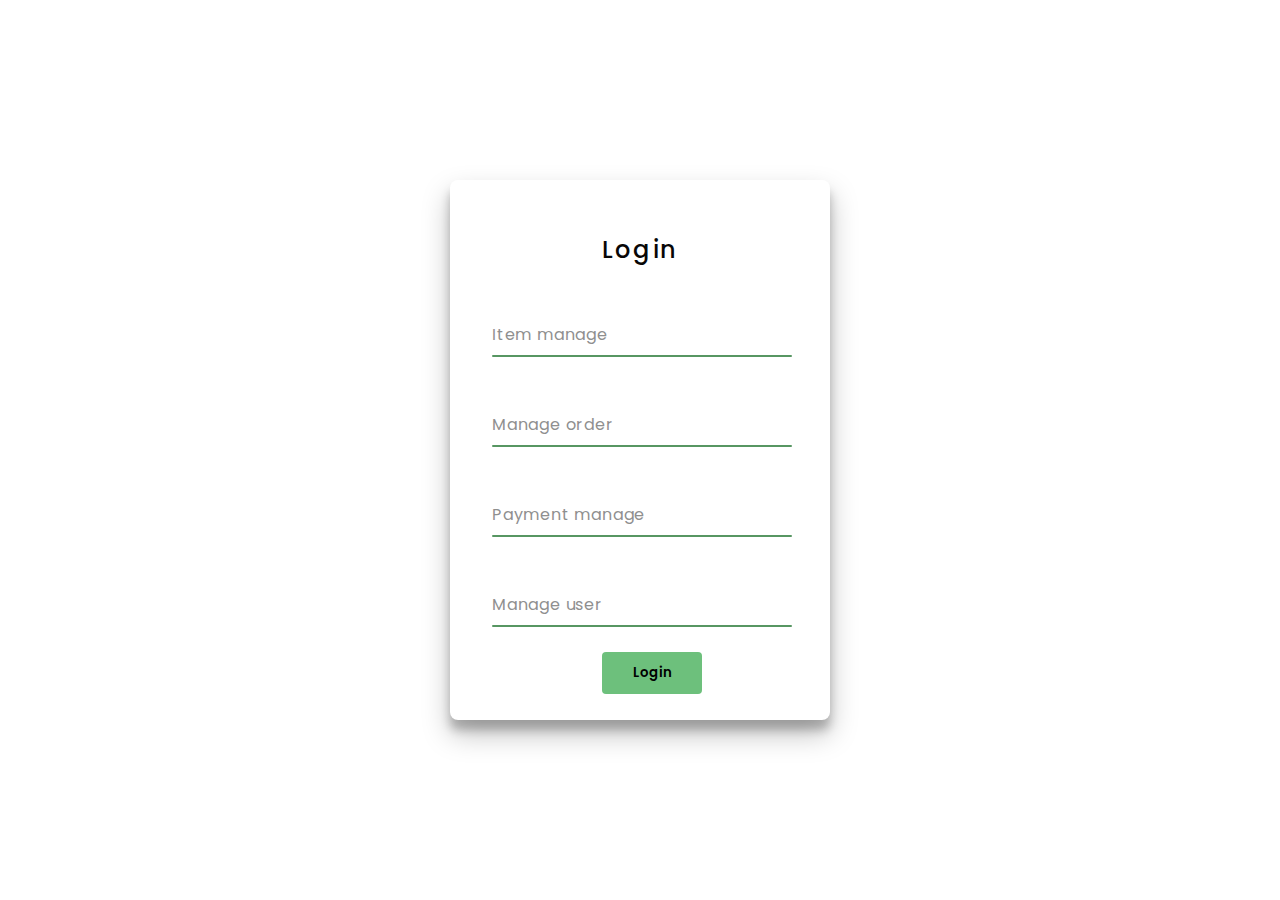
<file: Admin/index.html>
<!DOCTYPE html>
<!-- CodingMaker-->
<html lang="en">
  <head>
    <meta charset="UTF-8" />
    <meta http-equiv="X-UA-Compatible" content="IE=edge" />
    <meta name="viewport" content="width=device-width, initial-scale=1.0" />
    <title>Admin</title>
    <link rel="stylesheet" href="style.css" />
    <link href="https://fonts.googleapis.com/css?family=Montserrat:400,700" rel="stylesheet">
 </head>
  <body> 
    
    <div class="box"> 
        <div class="form">

        <h2>Login </h2>
        <div class="inputbox">
          <input type="text" required="required" >
          <span>Item manage </span>
          <i></i>
        </div>

        <div class="inputbox">
            <input type="text" required="required" >
            <span>Manage order </span>
            <i></i>
          </div>

        <div class="inputbox">
            <input type="text" required="required" >
            <span>Payment manage </span>
            <i></i>
          </div>

        <div class="inputbox">
            <input type="text" required="required" >
            <span>Manage user</span>
            <i></i>
          </div>

         
          <input type="submit" value="Login">
    </div>
  </div>
  </body>
</html>
</file>
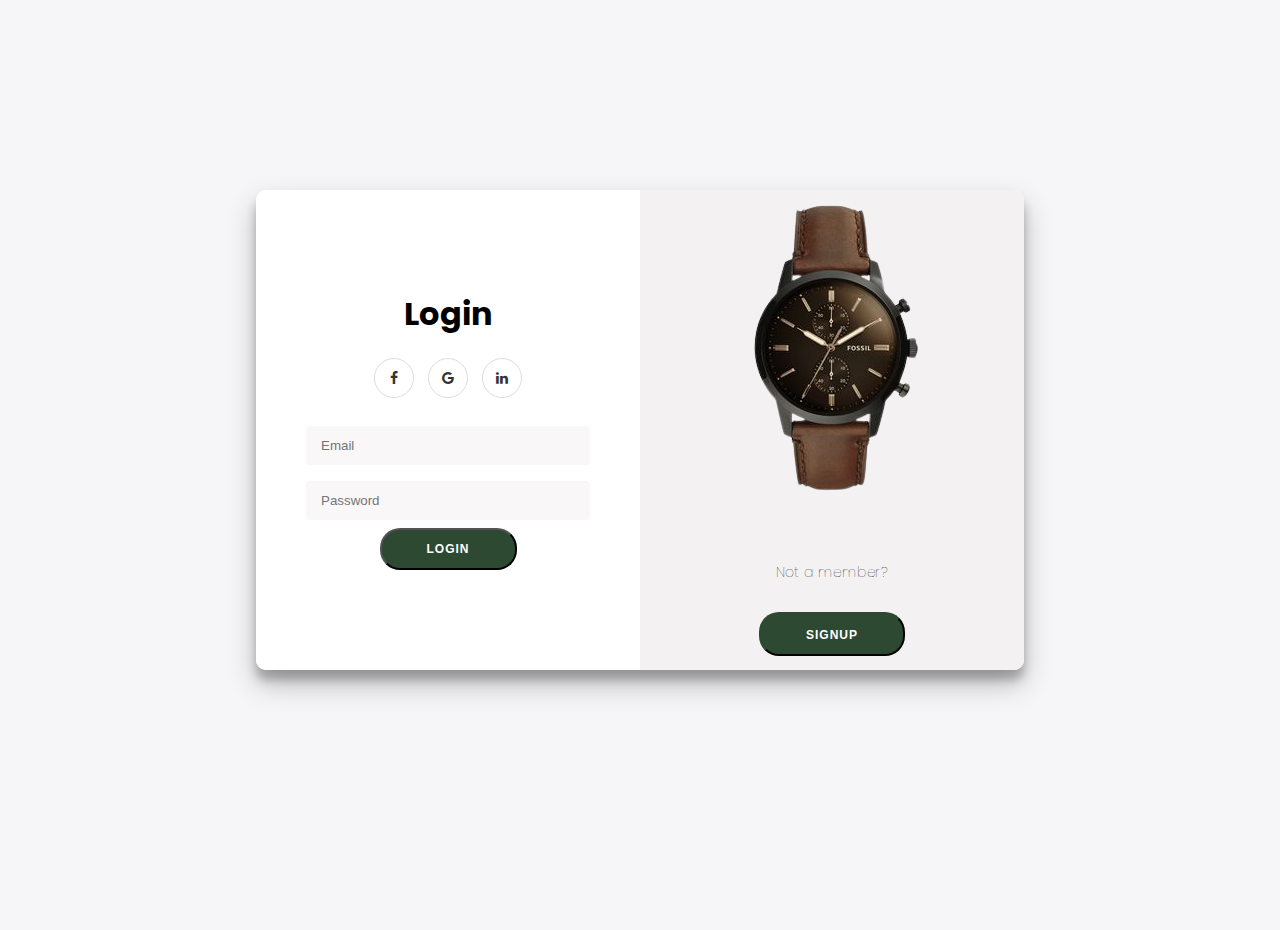
<file: User/index.html>
<!DOCTYPE html>
<html>
<head>
	<title>User</title>
	<link rel="stylesheet" type="text/css" href="style.css">
	<link rel="stylesheet" href="https://cdnjs.cloudflare.com/ajax/libs/font-awesome/4.7.0/css/font-awesome.min.css">
</head>
<body>

<div class="container" id="container">
<div class="form-container sign-up-container">

<form action="">
	<h1>Create Account</h1>
	<div class="social-container">
		<a href="#" class="social"><i class="fa fa-facebook"></i></a>
		<a href="#" class="social"><i class="fa fa-google"></i></a>
		<a href="#" class="social"><i class="fa fa-linkedin"></i></a>
	</div>
	<input type="text" name="First name" placeholder="First name">
	<input type="email" name="Last name" placeholder="Last name">
    <input type="email" name="Email address" placeholder="Email address">
	<input type="password" name="Password" placeholder="Password">
    <input type="password" name="Confirm password" placeholder="Confirm password">
	<button>SignUp</button>
</form>
</div>
<div class="form-container sign-in-container">
	<form action="#">
		<h1>Login</h1>
		<div class="social-container">
		<a href="#" class="social"><i class="fa fa-facebook"></i></a>
		<a href="#" class="social"><i class="fa fa-google"></i></a>
		<a href="#" class="social"><i class="fa fa-linkedin"></i></a>
	</div>
	<input type="email" name="email" placeholder="Email">
	<input type="password" name="password" placeholder="Password">
    

	<button>Login</button>
	</form>
</div>
<div class="overlay-container">
	<div class="overlay">
		<div class="overlay-panel overlay-left">
            <img src="/images/bag.png" alt="">
            <p>Already a member?</p>
			<button class="ghost" id="signIn"><a href="/Home/"></a>Login</button>
		</div>
		<div class="overlay-panel overlay-right">
            <img src="/images/ww.png" alt="">
			<p>Not a member?</p>
			<button class="ghost" id="signUp"><a href="/Home/"></a>SignUp</button>
		</div>
	</div>
</div>
</div>

<script type="text/javascript">
	const signUpButton = document.getElementById('signUp');
	const signInButton = document.getElementById('signIn');
	const container = document.getElementById('container');

	signUpButton.addEventListener('click', () => {
		container.classList.add("right-panel-active");
	});
	signInButton.addEventListener('click', () => {
		container.classList.remove("right-panel-active");
	});
</script>


</body>
</html>
</file>
<file: Admin/style.css>
/* Google Fonts - Poppins */
@import url("https://fonts.googleapis.com/css2?family=Poppins:wght@300;400;500;600&display=swap");
*{
    margin: 0;
    padding: 0;
    box-sizing: border-box;
    font-family: 'poppins',sans-serif;
}
body{
    display: flex;
    justify-content: center;
    align-items: center;
    min-height: 100vh;
    background: white;
    }
    .box{
        position: relative;
        width: 380px;
        height: 540px;
        border-radius: 8px;
        overflow: hidden;
		box-shadow: 0 14px 28px rgba(0,0,0,0.25), 
		0 10px 10px rgba(0,0,0,0.22);    }
   
    @keyframes animate{
        0%{
            transform: rotate(0deg);
        }
        100%{
            transform: rotate(360deg);
        }
    }

    .form{
        position:absolute;
        inset: 2px;
        border-radius: 8px;
        background:white;
        z-index: 10;
		padding:50px 40px;
		display: flex;
		flex-direction: column;
    }
	.form h2{
		color: rgb(8, 7, 7);
		font-weight: 500;
		text-align: center;
		letter-spacing: 0.1em;
	}
	.inputbox{
		position: relative;
		width: 300px;
		margin-top: 35px;

}

.inputbox input{
	position: relative;
	width: 100%;
	padding: 20px 10px 10px;
	background: transparent;
	border: none;
	outline: none;
	color: white;
	font-size: 1em;
	letter-spacing: 0.05em;
	z-index: 10;
}

.inputbox span{
	position: absolute;
	left: 0;
	padding: 20px 0px 10px;
	font-size: 1em;
	color: #8f8f8f;
	pointer-events: none;
	letter-spacing: 0.05em;
	transition: 0.5s;
}
.inputbox input:valid ~ span,
.inputbox input:focus ~ span
{
	color: rgb(10, 10, 10);
	transform:translateX(0px) translateY(-34px);
	font-size: 0.75em;
}
.inputbox i{
	position: absolute;
	left: 0;
	bottom: 0;
	width: 100%;
	height: 2px;
	background: #579662;
	border-radius: 4px;
	transition: 0.5s;
	pointer-events: none;
}

.links{
	display: flex;
	justify-content: space-between;
}
.links a{
	margin: 10px 0;
	font-size: 0.75em;
	color: #8f8f8f;
	text-decoration: none;
}
.links a:hover,
.links a:nth-child(2){
	color: white;
}
input[type="submit"]
{
	border: none;
	outline: none;
	background: #6dc07c;
	padding: 11px 25px;
	width: 100px;
	margin-top: 25px;
	border-radius: 4px;
	font-weight: 600;
	cursor: pointer;
    margin-left: 110px;
}
input[type="submit"]:active
{
	opacity: 0.8;
}
</file>
<file: User/style.css>
@import url("https://fonts.googleapis.com/css2?family=Poppins:wght@300;400;500;600&display=swap");

* {
	box-sizing: border-box;
}

body {
	background: #f6f5f7;
	display: flex;
	justify-content: center;
	align-items: center;
	flex-direction: column;
	height: 100vh;
	margin: -20px 0 50px;
    font-family: 'poppins',sans-serif;

}

h1 {
	font-weight: bold;
	margin: 0;
}

h2 {
	text-align: center;
}

p {
	font-size: 14px;
	font-weight: 100;
	line-height: 20px;
	letter-spacing: 0.5px;
	margin: 20px 0 30px;
    color: black;
}

span {
	font-size: 12px;
}

a {
	color: #333;
	font-size: 14px;
	text-decoration: none;
	margin: 15px 0;
}

button {
	border-radius: 20px;
	background-color: #2e4932;
	color: #FFFFFF;
	font-size: 12px;
	font-weight: bold;
	padding: 12px 45px;
	letter-spacing: 1px;
	text-transform: uppercase;
	transition: transform 80ms ease-in;
}

button:active {
	transform: scale(0.95);
}

button:focus {
	outline: none;
}

button.ghost {
	background-color: #2e4932;
	border-color: #2e4932;
}

form {
	background-color: #FFFFFF;
	display: flex;
	align-items: center;
	justify-content: center;
	flex-direction: column;
	padding: 0 50px;
	height: 100%;
	text-align: center;
}

input {
    background-color: rgb(249, 247, 247);
	border: none;
	padding: 12px 15px;
	margin: 8px 0;
	width: 100%;
    border-radius: 4px;
    border-color: #3b563f;

}

.container {
	background-color: #fff;
	border-radius: 10px;
  	box-shadow: 0 14px 28px rgba(0,0,0,0.25), 
			0 10px 10px rgba(0,0,0,0.22);
	position: relative;
	overflow: hidden;
	width: 768px;
	max-width: 100%;
	min-height: 480px;
}

.form-container {
	position: absolute;
	top: 0;
	height: 100%;
	transition: all 0.6s ease-in-out;
}

.sign-in-container {
	left: 0;
	width: 50%;
	z-index: 2;
}

.container.right-panel-active .sign-in-container {
	transform: translateX(100%);
}

.sign-up-container {
	left: 0;
	width: 50%;
	opacity: 0;
	z-index: 1;
}

.container.right-panel-active .sign-up-container {
	transform: translateX(100%);
	opacity: 1;
	z-index: 5;
	animation: show 0.6s;
}

@keyframes show {
	0%, 49.99% {
		opacity: 0;
		z-index: 1;
	}
	
	50%, 100% {
		opacity: 1;
		z-index: 5;
	}
}

.overlay-container {
	position: absolute;
	top: 0;
	left: 50%;
	width: 50%;
	height: 100%;
	overflow: hidden;
	transition: transform 0.6s ease-in-out;
	z-index: 100;
}

.container.right-panel-active .overlay-container{
	transform: translateX(-100%);
}

.overlay {
	background: #f4f1f2;
	background-repeat: no-repeat;
	background-size: cover;
	background-position: 0 0;
	color: #FFFFFF;
	position: relative;
	left: -100%;
	height: 100%;
	width: 200%;
  	transform: translateX(0);
	transition: transform 0.6s ease-in-out;
}
img{
    margin-bottom: 50px;
    
}

.container.right-panel-active .overlay {
  	transform: translateX(50%);
}

.overlay-panel {
	position: absolute;
	display: flex;
	align-items: center;
	justify-content: center;
	flex-direction: column;
	padding: 0 40px;
	text-align: center;
	top: 0;
	height: 100%;
	width: 50%;
	transform: translateX(0);
	transition: transform 0.6s ease-in-out;
}

.overlay-left {
	transform: translateX(-20%);
}

.container.right-panel-active .overlay-left {
	transform: translateX(0);
}

.overlay-right {
	right: 0;
	transform: translateX(0);
}

.container.right-panel-active .overlay-right {
	transform: translateX(20%);
}

.social-container {
	margin: 20px 0;
}

.social-container a {
	border: 1px solid #DDDDDD;
	border-radius: 50%;
	display: inline-flex;
	justify-content: center;
	align-items: center;
	margin: 0 5px;
	height: 40px;
	width: 40px;
}
</file>
